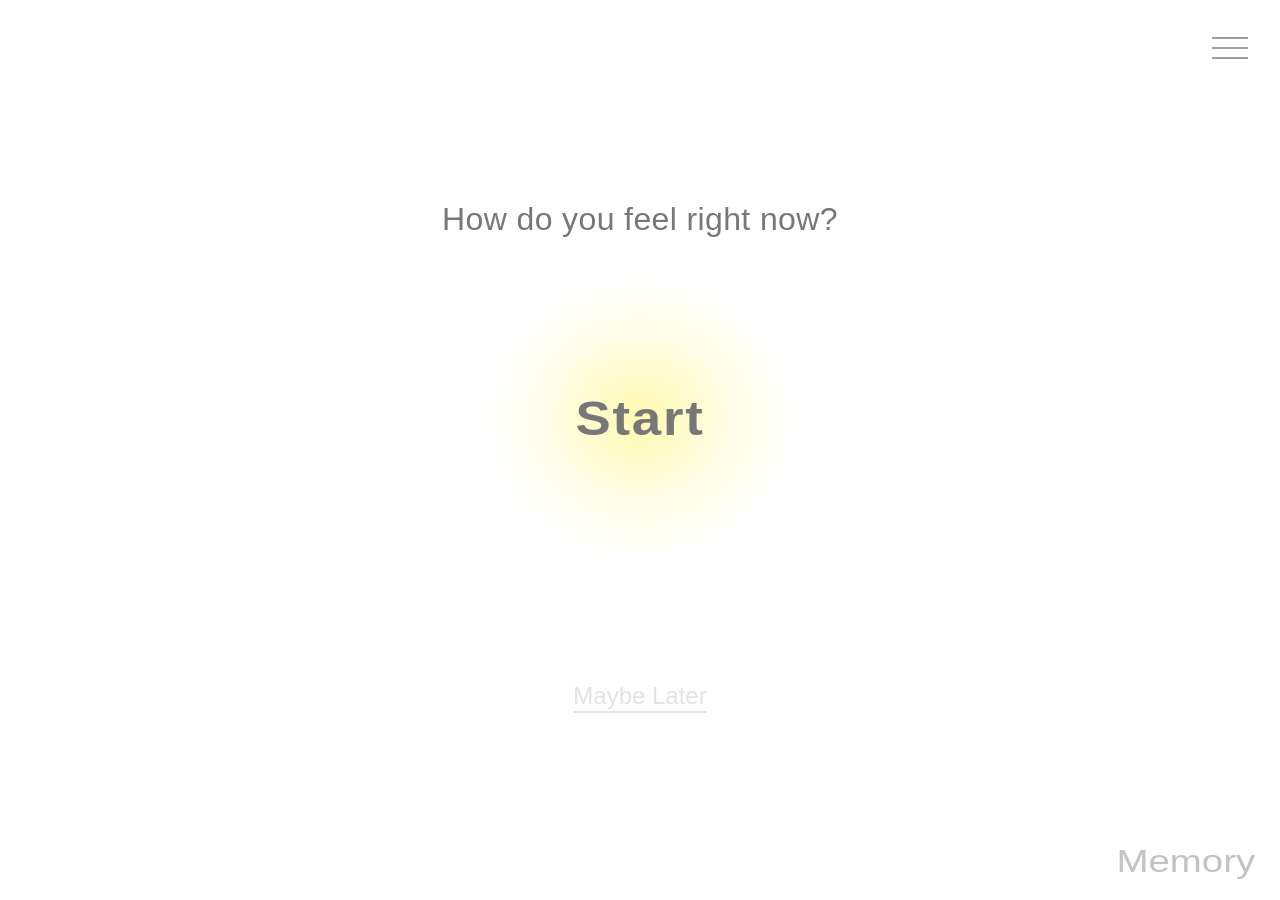
<file: index.html>
<!DOCTYPE html>
<html lang="en">
<head>
    <meta charset="UTF-8">
    <meta name="viewport" content="width=device-width, initial-scale=1.0">
    <title>Document</title>
    <link rel="stylesheet" href="css/style.css">
</head>
<body>
    <div class="page-transition-cover" id="pageTransitionCover"></div>
    
    <main class="page homepage">
        <header class="homepage-header" id="homepageHeader">
            <button class="menu-button" id="menuButton">
                <span></span>
                <span></span>
                <span></span>
            </button>

            <nav class="menu-panel hidden" id="menuPanel">
                <a href="faq.html">Frequently Asked Questions</a>
                <a href="information.html">Information</a>
                <a href="about.html">About</a>
            </nav>
        </header>

        <section class="homepage-main" id="homepageMain">
            <h1 class="home-title">How do you feel right now?</h1>
            <a href="emotion_checkin.html" class="start-button">Start</a>

            <button class="maybe-later-button" id="maybeLaterButton">
                Maybe Later
            </button>
        </section>

        <section class="gentle-message hidden" id="gentleMessage">
            <p>No worries.</p>
            <p>Remember to take care of yourself today.</p>
        
        </section>

        <nav class="checkin-nav maybe-later-nav hidden" id="maybeLaterNav">
            <button class="icon-button back-button" id="maybeLaterBackButton" type="button">
                <img src="images/Arrow 1.png" alt="back arrow">
            </button>
        </nav>

        <nav class="homepage-bottom" id="homepageBottom">
            <a href="memory.html" class="memory-link">Memory</a>
        </nav>
    </main>


    <script src="js/script.js"></script>
</body>
</html>
</file>
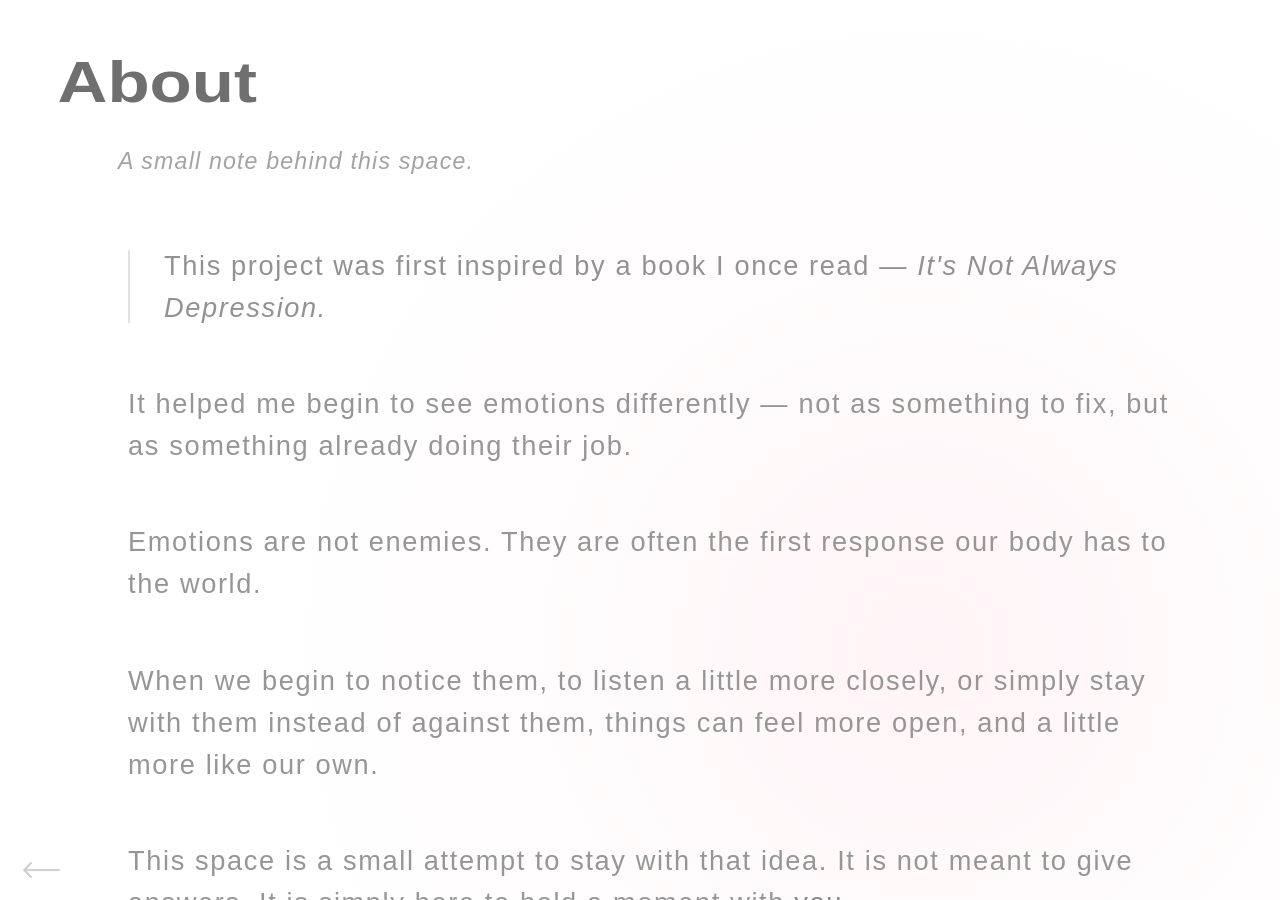
<file: about.html>
<!DOCTYPE html>
<html lang="en">
<head>
  <meta charset="UTF-8">
  <meta name="viewport" content="width=device-width, initial-scale=1.0">
  <title>About</title>
  <link rel="stylesheet" href="css/style.css">
</head>

<body>
  <div class="page-transition-cover" id="pageTransitionCover"></div>

  <main class="page simple-page about-page">
    <section class="simple-content about-content">
      <h1 class="simple-title about-title">About</h1>

      <p class="about-subtitle">
        A small note behind this space.
      </p>

      <div class="about-text">
        <p class="about-quote">
          This project was first inspired by
          a book I once read —
          <em>It's Not Always Depression.</em>
        </p>

        <p>
          It helped me begin to see emotions
          differently —
          not as something to fix,
          but as something already doing their job.
        </p>

        <p>
          Emotions are not enemies.
          They are often the first response
          our body has to the world.
        </p>

        <p>
          When we begin to notice them,
          to listen a little more closely,
          or simply stay with them instead of
          against them, things can feel more open,
          and a little more like our own.
        </p>

        <p>
          This space is a small attempt
          to stay with that idea.
          It is not meant to give answers.
          It is simply here to hold a moment
          with <strong>you.</strong>
        </p>
      </div>
    </section>

    <nav class="checkin-nav simple-nav">
      <a class="icon-button back-button" href="index.html">
        <img src="images/Arrow 1.png" alt="back arrow">
      </a>
    </nav>
  </main>

  <script src="js/script.js"></script>
</body>
</html>
</file>
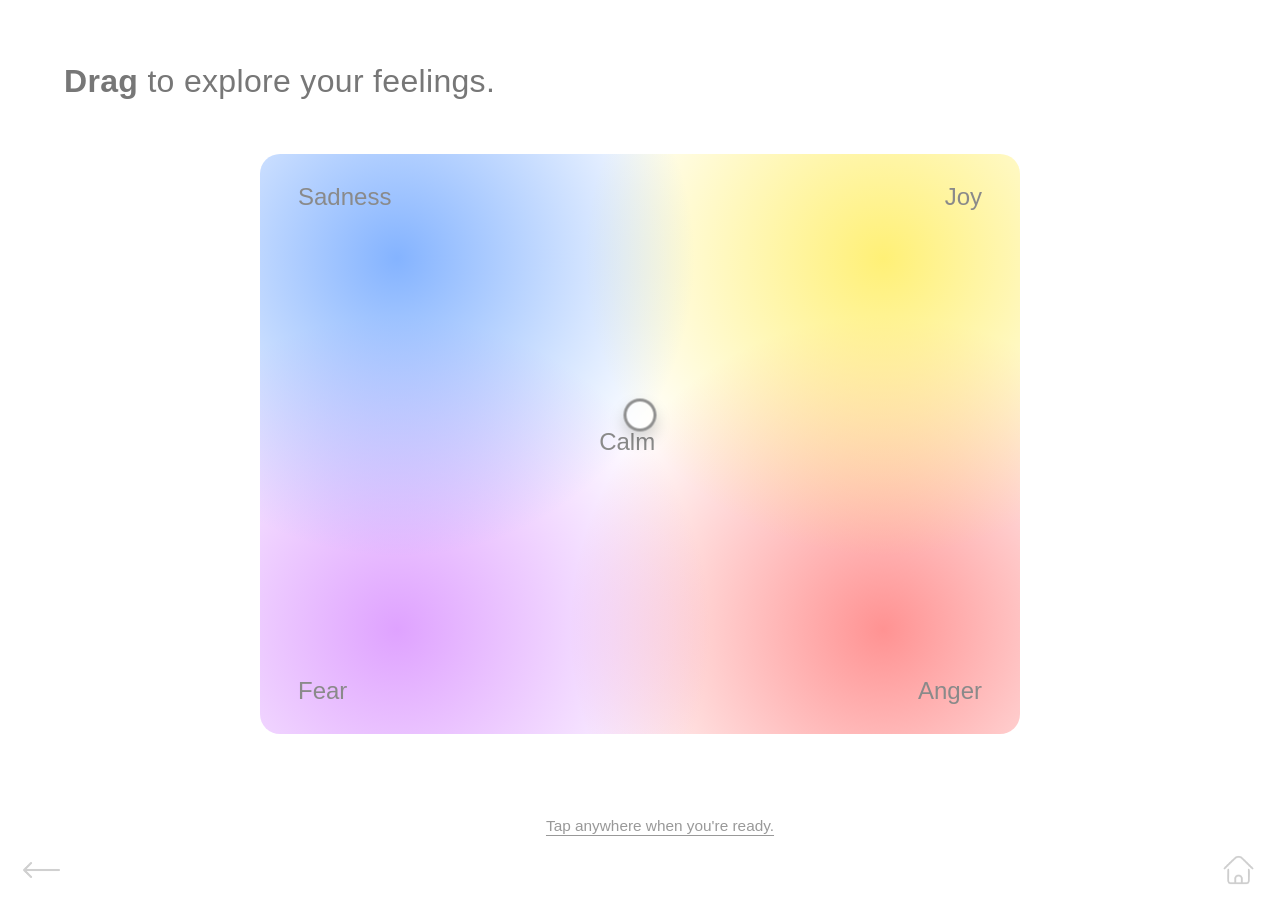
<file: emotion_checkin.html>
<!DOCTYPE html>
<html lang="en">
<head>
    <meta charset="UTF-8">
    <meta name="viewport" content="width=device-width, initial-scale=1.0">
    <title>Document</title>
    <link rel="stylesheet" href="css/style.css">
</head>
<body>
    <div class="page-transition-cover" id="pageTransitionCover"></div>
    
    <main class="page checkin-page">
        <section class="checkin-screen palette-screen" id="paletteScreen">
            <h1 class="screen-title"><strong>Drag</strong> to explore your feelings.</h1>

            <div class="emotion-palette" id="emotionPalette">
                <span class="emotion-label sadness-label">Sadness</span>
                <span class="emotion-label joy-label">Joy</span>
                <span class="emotion-label fear-label">Fear</span>
                <span class="emotion-label anger-label">Anger</span>
                <span class="emotion-label calm-label">Calm</span>
                
                <div class="selector palette-selector" id="paletteSelector"></div>

                <div class="palette-result hidden" id="paletteResult">
                    <h2 class="result-text" id="emotionResultText">
                        There may be a feeling here.
                    </h2>

                    <div class="result-actions">
                        <button class="back-action" id="rejectEmotion">
                            ← Not really.
                        </button>

                        <button class="forward-action" id="confirmEmotion">
                            Let's stay with this feeling →
                        </button>
                    </div>
                </div>
            </div>

            <p class="bottom-hint" id="paletteHint">
                Tap anywhere when you're ready.
            </p>
        </section>

        <section class="checkin-screen body-screen hidden" id="bodyScreen">
            <h1 class="screen-title">
                Where do you feel this in your body?
            </h1>

            <p class="screen-subtitle">
                <strong>Drag</strong> to the place that feels right.
            </p>

            <div class="body-area" id="bodyArea">
                <img class="body-outline" src="images/body_outline (2).png" alt="A simple outline of a human body">

                <img class="body-heart" src="images/heart.png" alt="A heart shape">

                <div class="selector body-marker hidden" id="bodyMarker"></div>
            </div>

            <div class="body-result hidden" id="bodyResult">
                <h2 class="result-text" id="bodyResultText">
                    You may be noticing this feeling in your body.
                </h2>

                <div class="result-actions">
                    <button class="back-action" id="rejectBody">
                        ← Not really.
                    </button>

                    <button class="forward-action" id="confirmBody">
                        Let's stay with this feeling →
                    </button>
                </div>
            </div>

            <p class="bottom-hint" id="bodyHint">
                Tap anywhere when you're ready.
            </p>
            
        </section>

        <section class="checkin-screen guidance-screen hidden" id="guidanceScreen">
            <div class="guidance-background" id="guidanceBackground"></div>
            
            <h1 class="guidance-text" id="guidanceText">
                Let's stay with this feeling for a moment.
            </h1>

            <p class="bottom-hint" id="guidanceHint">
                Tap anywhere when you're ready. →
            </p>


            <div class="completion-options hidden" id="completionOptions">
                <a href="memory.html" class="finish-link" id="finishCheckin">
                    Finish check-in →
                </a>
            </div>
        </section>

        <nav class="checkin-nav">
            <button class="icon-button back-button" id="backButton">
                <img src="images/Arrow 1.png" alt="">
            </button>

            <a class="icon-button home-button" href="index.html">
                <img src="images/homepage.png" alt="">
            </a>
        </nav>

    </main>

    <script src="js/script.js"></script>
</body>
</html>
</file>
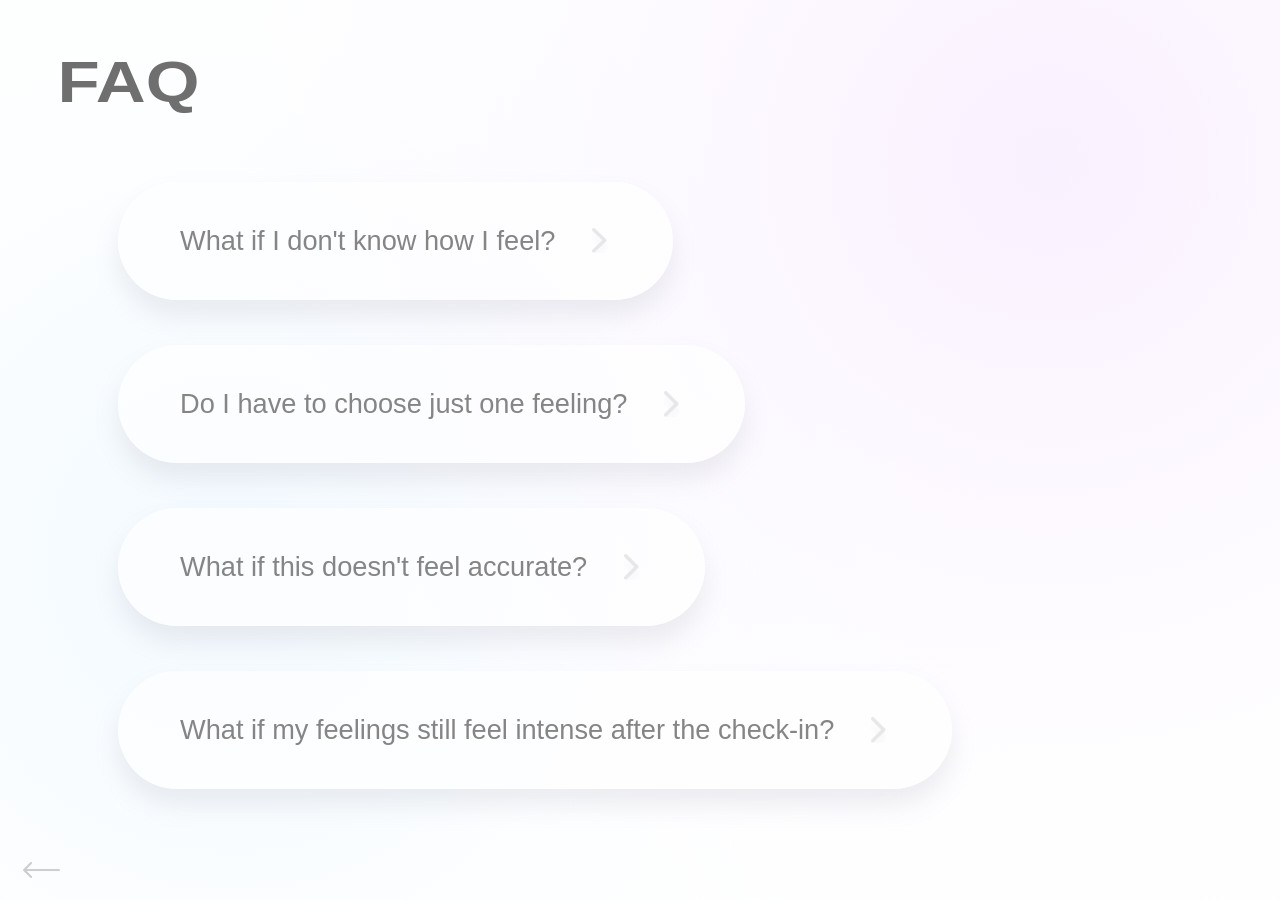
<file: faq.html>
<!DOCTYPE html>
<html lang="en">
<head>
  <meta charset="UTF-8">
  <meta name="viewport" content="width=device-width, initial-scale=1.0">
  <title>FAQ</title>
  <link rel="stylesheet" href="css/style.css">
</head>

<body>
  <div class="page-transition-cover" id="pageTransitionCover"></div>

  <main class="page simple-page faq-page">
    <section class="simple-content faq-content">
      <h1 class="simple-title faq-title">FAQ</h1>

      <section class="faq-list">
        
        <article class="faq-item">
          <button class="faq-question" type="button">
            <span class="faq-question-text">
              What if I don't know how I feel?
            </span>

            <img class="faq-arrow" src="images/Arrow Fold.png" alt="">
          </button>

          <div class="faq-answer">
            <div class="faq-answer-inner">
              <p>
                You don't have to know right away. You can simply start somewhere, or stay for a moment without choosing anything.
              </p>
            </div>
          </div>
        </article>

        <article class="faq-item">
          <button class="faq-question" type="button">
            <span class="faq-question-text">
              Do I have to choose just one feeling?
            </span>

            <img class="faq-arrow" src="images/Arrow Fold.png" alt="">
          </button>

          <div class="faq-answer">
            <div class="faq-answer-inner">
              <p>
                Not at all. Feelings can be mixed, unclear, or shifting. This space allows you to explore in between.
              </p>
            </div>
          </div>
        </article>

        <article class="faq-item">
          <button class="faq-question" type="button">
            <span class="faq-question-text">
              What if this doesn't feel accurate?
            </span>

            <img class="faq-arrow" src="images/Arrow Fold.png" alt="">
          </button>

          <div class="faq-answer">
            <div class="faq-answer-inner">
              <p>
                That's okay. You can go back, adjust, or leave it as it is. Nothing here needs to be perfect.
              </p>
            </div>
          </div>
        </article>

        <article class="faq-item">
          <button class="faq-question" type="button">
            <span class="faq-question-text">
              What if my feelings still feel intense after the check-in?
            </span>

            <img class="faq-arrow" src="images/Arrow Fold.png" alt="">
          </button>

          <div class="faq-answer">
            <div class="faq-answer-inner">
              <p>
                It's okay. This check-in is not meant to take feelings away. It simply gives them a space to be noticed. Sometimes, what we feel just needs more time.
              </p>
            </div>
          </div>
        </article>
      </section>
    </section>

    <nav class="checkin-nav simple-nav">
      <a class="icon-button back-button" href="index.html">
        <img src="images/Arrow 1.png" alt="back arrow">
      </a>
    </nav>
  </main>

  <script src="js/script.js"></script>
</body>
</html>
</file>
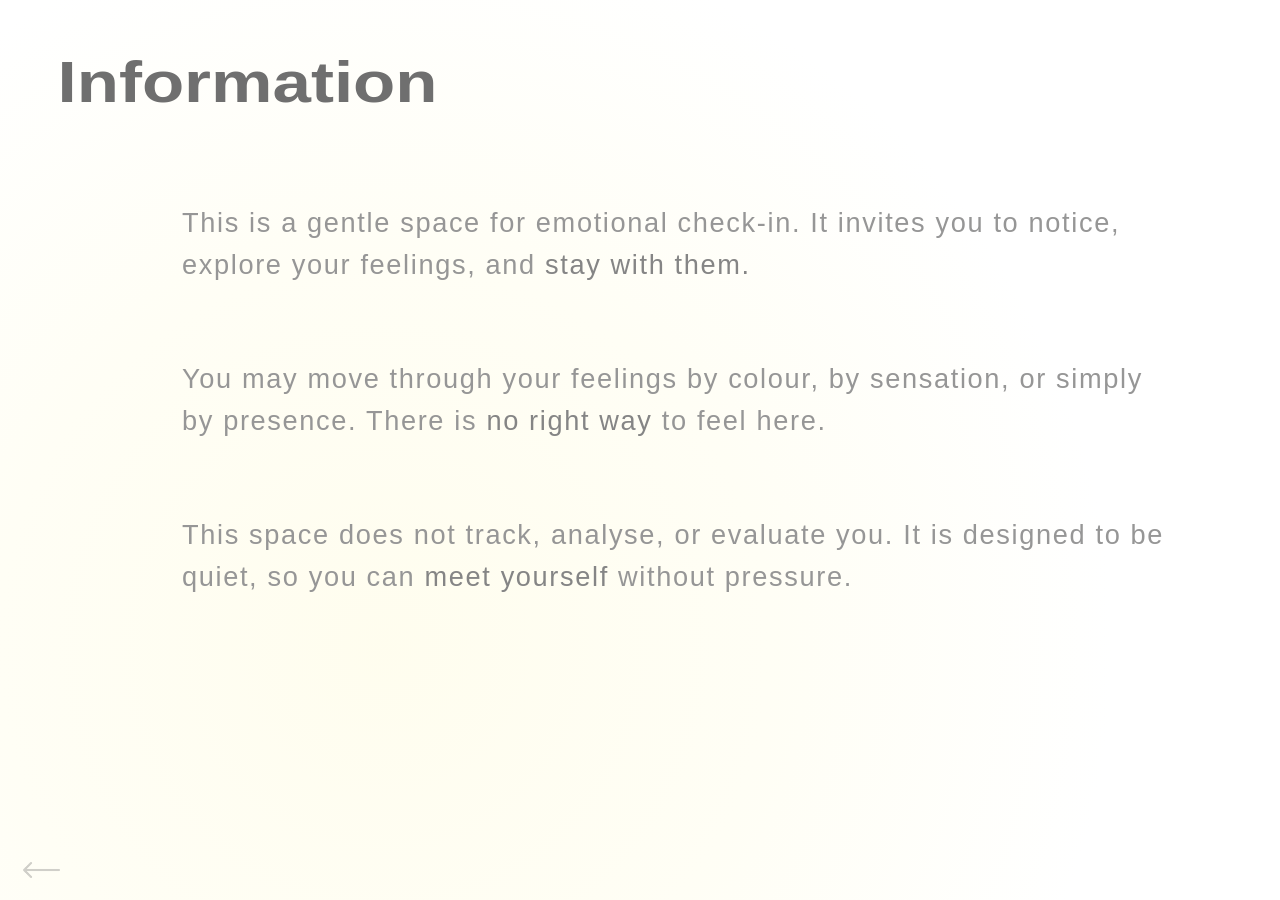
<file: information.html>
<!DOCTYPE html>
<html lang="en">
<head>
    <meta charset="UTF-8">
    <meta name="viewport" content="width=device-width, initial-scale=1.0">
    <title>Information</title>
    <link rel="stylesheet" href="css/style.css">
</head>
<body>
    <div class="page-transition-cover" id="pageTransitionCover"></div>

  <main class="page simple-page information-page">
    <section class="simple-content">
      <h1 class="simple-title">Information</h1>

      <div class="information-text">
        <p>
          This is a gentle space for emotional check-in.
          It invites you to notice, explore
          your feelings, and <strong>stay with
          them.</strong>
        </p>

        <p>
          You may move through your
          feelings by colour, by sensation,
          or simply by presence.
          There is <strong>no right way</strong> to feel
          here.
        </p>

        <p>
          This space does not track,
          analyse, or evaluate you.
          It is designed to be quiet, so you
          can <strong>meet yourself</strong> without
          pressure.
        </p>
      </div>
    </section>

    <nav class="checkin-nav simple-nav">
      <a class="icon-button back-button" href="index.html">
        <img src="images/Arrow 1.png" alt="back arrow">
      </a>
    </nav>
  </main>

  <script src="js/script.js"></script>
</body>
</html>
</file>
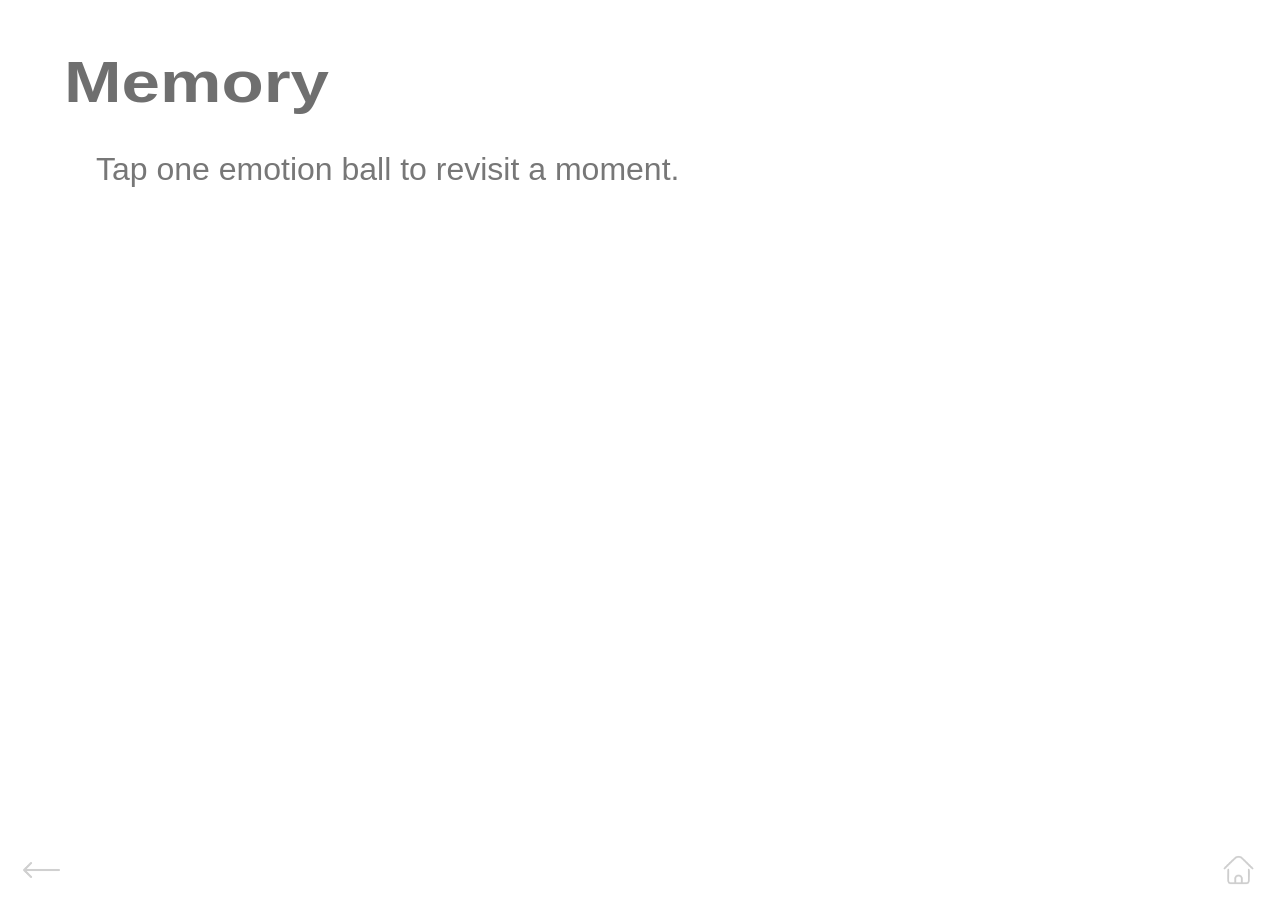
<file: memory.html>
<!DOCTYPE html>
<html lang="en">
<head>
    <meta charset="UTF-8">
    <meta name="viewport" content="width=device-width, initial-scale=1.0">
    <title>Memory</title>
    <link rel="stylesheet" href="css/style.css">
</head>

<body>
    <div class="page-transition-cover" id="pageTransitionCover"></div>

    <main class="page memory-page">
        <section class="memory-content" id="memoryContent">
            <header class="memory-header">
                <h1 class="memory-title">
                    Memory
                </h1>

                <p class="memory-subtitle">
                    Tap one emotion ball to revisit a moment.
                </p>
            </header>

            <section class="memory-grid" id="memoryGrid">
            </section>

            <article class="memory-card hidden" id="memoryCard">
                <p class="memory-card-text" id="memoryCardText">
                    There was a feeling here.
                </p>

                <p class="memory-card-time" id="memoryCardTime">
                    Today, 00:00
                </p>

                <button class="memory-card-delete-button" id="memoryCardDelete" type="button">
                    <img src="images/trashBinIcon.png" alt="trash bin">
                </button>

                <div class="memory-remove-card hidden" id="memoryRemoveCard">
                    <p class="memory-remove-text">
                        Are you sure to remove this moment?
                    </p>

                    <div class="memory-remove-actions">
                        <button class="memory-remove-cancel" id="memoryRemoveCancel" type="button">
                            Not really
                        </button>

                        <button class="memory-remove-confirm" id="memoryRemoveConfirm" type="button">
                            Confirm
                        </button>
                    </div>
                </div>
            </article>
        </section>

        <nav class="checkin-nav">
            <a class="icon-button back-button" href="index.html">
                <img src="images/Arrow 1.png" alt="back arrow">
            </a>

            <a class="icon-button home-button" href="index.html">
                <img src="images/homepage.png" alt="homepage icon">
            </a>
        </nav>
    </main>

    <script src="js/script.js"></script>
</body>
</html>
</file>
<file: css/style.css>
* {
  box-sizing: border-box;
}

body {
  margin: 0;
  min-height: 100vh;
  font-family: -apple-system, BlinkMacSystemFont, "Segoe UI", Arial, sans-serif;
  color: #777;
}

.page {
  position: relative;
  width: 100vw;
  height: 100vh;
  background-color: #ffffff;
  overflow: hidden;
}

html,
body {
  overflow: hidden;
}

/*======================
  Page Transition
  ======================*/
.page-transition-cover {
  position: fixed;
  inset: 0;

  background: #ffffff;
  opacity: 1;

  z-index: 999;
  pointer-events: none;

  transition: opacity 0.36s ease;
}


.page-transition-cover.is-hidden {
  opacity: 0;
}

/*==========
  Homepage
  ==========*/

.homepage-header {
  position:fixed;
  top: 28px;
  right: 28px;
  z-index: 10;
}

.menu-button {
  width: 40px;
  height: 40px;
  padding: 0;
  border: none;
  background: rgb(255, 255, 255);
  cursor: pointer;
  opacity: 0.8;

  transition:
    transform 0.2s ease,
    opacity 0.2s ease;
}

/* the three lines */
.menu-button span {
  display: flex;
  flex-direction: column;
  width: 36px;
  height: 2px;
  margin: 8px 0;
  background-color: #888;

  transition: 
    background-color 0.2s ease,
    transform 0.2s ease;
}

.menu-button:hover {
  transform: scale(1.01);
  opacity: 1;
}

.menu-button:hover span {
  background-color: #7e7e7e;
}

.menu-button:hover span:nth-child(1) {
  transform: translateY(-1px);
}

.menu-button:hover span:nth-child(3) {
  transform: translateY(1px);
}

.menu-panel {
  position: absolute;
  display: flex;
  flex-direction: column;
  top: 0px;
  right: clamp(46px, 8vw, 60px);
  width: clamp(190px, 60vw, 260px);
  pointer-events: none;
}

.menu-panel a {
  margin-bottom: 16px;
  padding: 18px 24px;

  text-align: center;
  text-decoration: none;

  color: #999;
  background: rgba(255, 255, 255, 0.92);
  border-radius: 999px;
  box-shadow: 0 8px 18px rgba(53, 53, 53, 0.12);

  opacity: 0;
  transform: translateY(-12px) scale(0.8);
  transition:
    opacity 0.25s ease,
    transform 0.25s ease;
}

.menu-panel a:nth-child(1):hover {
  transform: scale(1.05);
}

.menu-panel a:nth-child(2):hover {
  transform: scale(1.05);
}

.menu-panel a:nth-child(3):hover {
  transform: scale(1.05);
}

.menu-panel.menu-open {
  pointer-events: auto;
}

.menu-panel.menu-open a {
  opacity: 1;
  transform: translateY(0) scale(1);
}

.menu-panel.menu-open a:nth-child(1) {
  transition-delay: 0.03s;
}

.menu-panel.menu-open a:nth-child(2) {
  transition-delay: 0.09s;
}

.menu-panel.menu-open a:nth-child(3) {
  transition-delay: 0.12s;
}

.homepage-main {
  padding: 200px 20px 100px;
  display: flex;
  flex-direction: column;
  align-items: center;
}

.home-title {
  margin: 0;
  font-size: clamp(2rem, 2.2vw, 3rem);
  font-weight: 400;
  line-height: 1.2;
  text-align: center;
  letter-spacing: 0.1mm;
  color: #777;
}

.start-button {
  margin-top: 40px;
  width: 280px;
  height: 280px;

  display: flex;
  align-items: center;
  justify-content: center;

  border-radius: 50%;
  text-decoration: none;

  color: #777;
  font-size: 3rem;
  font-weight: 650;

  transform: scaleX(1.1);
  letter-spacing: 0.1rem;

  background: radial-gradient(
    circle,
    rgba(255, 246, 120, 0.58) 0%,
    rgba(255, 250, 190, 0.38) 42%,
    rgba(255, 255, 255, 0) 72%
  );

  transition: 
    transform 0.6s ease,
    filter 0.6s ease;
}

.start-button:hover {
  transform: scaleX(1.1) scale(1.2);
  filter: brightness(1.1)
}

.maybe-later-nav {
  justify-content: flex-start;
}

.maybe-later-button {
  bottom: 8vh;
  padding: 10%;
  border: none;
  background: transparent;
  opacity: 0.5;

  color: #c8c8c8;
  font-size: 1.5rem;
  font-weight: 100;
  font-family: inherit;
  text-decoration-thickness: 0.5px;
  text-underline-offset: 7px;
  text-decoration: underline;

  cursor: pointer;

  transition: 
    opacity 0.2s ease,
    transform 0.5s ease;
}

.maybe-later-button:hover {
  opacity: 0.72;
  transform: scale(1.04);
}

.homepage-bottom {
  position: absolute;
  right: 36px;
  bottom: 20px;
  transform: scaleX(1.2);
}

.memory-link {
  display: flex;

  opacity: 0.5;
  color: #888;
  font-size: 2rem;
  font-weight: lighter;
  text-decoration: none;

  transition: 
    opacity 0.2s ease,
    transform 0.5s ease;
}

.memory-link:hover {
  opacity: 0.65;
  transform: scale(1.04);
}

.gentle-message {
  position: absolute;
  top: 30%;
  left: 8%;
  right: 8%;

  padding: 64px 45px;
  border-radius: 60px;

  color: #888;
  font-size: 1.7rem;
  line-height: 1.5;
  background: rgba(255, 255, 255, 0.92);
  box-shadow: 0 18px 80px #f5edce;

  opacity: 0;
  transform: translateY(20px) scale(0.96);
  transition:
    opacity 1s ease,
    transform 1s ease;
}

.gentle-message p {
  margin: 0 0 24px;
  transform: skewX(-9deg);
}

.gentle-message.message-visible {
  opacity: 1;
  transform: translateY(0) scale(1);
}




/*===========================
   Screen transition
  ===========================*/

.screen-entering {
  animation: screen-fade-in 0.36s ease both;
}

.screen-leaving {
  animation: screen-fade-out 0.36s ease both;
  pointer-events: none;
}

@keyframes screen-fade-in {
  from {
    opacity: 0;
  }

  to {
    opacity: 1;
  }
}

@keyframes screen-fade-out {
  from {
    opacity: 1;
  }

  to {
    opacity: 0;
  }
}




/*============================
  Check-in page shared layout
  ============================*/



.checkin-page {
  position: relative;
  width: 100vw;
  height: 100vh;
  background: #ffffff;
  overflow: hidden;  
}

.checkin-screen {
  position: relative;
  width: 100vw;
  height: 100vh;
  padding: clamp(42px, 7vh, 82px) clamp(24px, 5vw, 72px);
}


/*==============================
  Palette & Body Shared Feature
  ==============================*/

.selector {
  position: absolute;

  transform: translate(-50%, -50%);

  width: clamp(30px, 3vw, 33px);
  height: clamp(30px, 3vw, 33px);

  border: 3px solid rgba(120, 120, 120, 0.82);
  border-radius: 50%;
  background: rgba(255, 255, 255, 0.45);
  box-shadow: 0 8px 16px rgba(0, 0, 0, 0.18);
  backdrop-filter: blur(1px);

  z-index: 4;

  cursor: grab;
  touch-action: none;

  transition:
    left 0.15s ease-out,
    top 0.15s ease-out,
    transform 0.2s ease;
}

.selector:hover {
  transform: translate(-50%, -50%) scale(1.06);
}

.selector:active {
  cursor: grabbing;
}

.palette-selector {
  left: 50%;
  top: 45%;
}

.body-marker {
  left: 53%;
  top: 28%;
}


@keyframes soft-card-pop {
  from {
    opacity: 0;
    transform: translateY(14px) scale(0.95);
  }

  to {
    opacity: 1;
    transform: translateY(0) scale(1);
  }
}

@keyframes soft-card-close {
  from {
    opacity: 1;
    transform: translateY(0) scale(1);
  }

  to {
    opacity: 0;
    transform: translateY(14px) scale(0.95);
  }
}


.result-text {
  margin: 0;
  max-width: 100%;

  color: #777;
  font-weight: 450;
  font-size: clamp(1.35rem, 1.8vw, 1.8rem);
}

.result-actions {
  width: 100%;
  margin-top: 0;

  display: flex;
  align-items: flex-end;
  justify-content: space-between;
}

.back-action,
.forward-action {
  padding: clamp(6px, 0.8vw, 10px) clamp(10px, 1.4vw, 16px);

  border: none;
  border-radius: 999px;
  background: transparent;
  
  color: rgba(120, 120, 120, 0.78);
  font-family: inherit;
  font-size: clamp(1rem, 1.3vw, 1.2rem);
  font-weight: 300;
  line-height: 1.25;

  white-space: nowrap;

  cursor: pointer;
  transition:
    background 0.25s ease,
    box-shadow 0.25s ease,
    transform 0.25s ease;
}

.back-action:hover,
.forward-action:hover {
  background: rgba(255, 255, 255, 0.58);
  box-shadow: 0 10px 22px rgba(120, 120, 120, 0.16);
  transform: translateY(-1px);
}


.bottom-hint {
  position: fixed;
  left: 50%;
  transform: translateX(-50%);
  bottom: 5%;

  width: max-content;
  white-space: nowrap;

  margin: 20px;
  color: #999;
  font-size: clamp(0.95rem, 1.2vw, 1.25rem);
  font-weight: 300;

  text-decoration: underline;
  text-decoration-thickness: .8px;
  text-underline-offset: 4px;

  opacity: 1;
  transition:
    opacity 2s ease,
}

.checkin-nav {
  position: fixed;
  left: 25px;
  right: 25px;
  bottom: 1.5%;

  display: flex;
  justify-content: space-between;
  align-items: center;

  z-index: 20;
  pointer-events: none;
}

.icon-button {
  width: clamp(30px, 2.6vw, 42px);
  height: clamp(30px, 2.6vw, 42px);

  display: flex;
  align-items: center;
  justify-content: center;

  border: none;
  background: transparent;
  padding: 0%;
  cursor: pointer;

  pointer-events: auto;
}

.icon-button img {
  width: 110%;
  height: 110%;
  object-fit: contain;
  opacity: 0.28;
  transition: opacity 0.2s ease, transform 0.2s ease;
}

.icon-button:hover img {
  opacity: 0.5;
  transform: scale(1.03);
}

/*=========================
  Palette Screen
=========================*/

.palette-screen {
  display: flex;
  flex-direction: column;
  justify-content: flex-start;
}

.screen-title {
  align-self: flex-start;
  margin: 0;
  color: #777;
  font-size: clamp(2rem, 2.2vw, 3rem);
  font-weight: 500;
  letter-spacing: 0.01em;
}

.emotion-palette {
  position: relative;
  width: min(86vw, 760px);
  height: min(66vh, 580px);
  margin: clamp(44px, 6vh, 82px) auto 0;

  border-radius: 20px;
  overflow: hidden;

  background: 
    radial-gradient(circle at 18% 18%, rgba(85, 150, 255, 0.72), transparent 38%),
    radial-gradient(circle at 82% 18%, rgba(255, 236, 80, 0.78), transparent 38%),
    radial-gradient(circle at 18% 82%, rgba(205, 110, 255, 0.64), transparent 40%),
    radial-gradient(circle at 82% 82%, rgba(255, 95, 95, 0.68), transparent 40%),
    radial-gradient(circle at 50% 50%, rgba(255, 255, 255, 0.96), transparent 30%),
    #ffffff;
}

.emotion-label {
  position: absolute;
  color: #8a8a8a;
  font-size: clamp(1.25rem, 2vw, 1.5rem);
  font-weight: 300;
  pointer-events: none;
}

.sadness-label {
  top: 5%;
  left: 5%;
}

.joy-label {
  top: 5%;
  right: 5%;
}

.fear-label {
  bottom: 5%;
  left: 5%;
}

.anger-label {
  bottom: 5%;
  right: 5%;
}

.calm-label {
  bottom: 48%;
  right: 48%;
}

.palette-result {
  position: absolute;
  top: 8%;
  left: 5%;
  right: 5%;

  height: clamp(180px, 3vh, 300px);
  z-index: 5;

  display: flex;
  flex-direction: column;
  justify-content: space-between;

  padding: 4% 3% 3% 3%;
  border-radius: clamp(28px, 4vw, 46px);

  background-color: rgba(255, 255, 255, 0.42);
  backdrop-filter: blur(10px);
  box-shadow: 0 24px 42px rgba(120, 120, 120, 0.22);

  animation: soft-card-pop 0.35s ease both;
}

.palette-result.card-closing {
  animation: soft-card-close 0.25s ease both;
}

/* ===============================
   Body Awareness screen
   =============================== */

.body-screen {
  display: flex;
  flex-direction: column;
  align-items: center;
}

.screen-subtitle {
  align-self: flex-start;

  margin: clamp(14px, 2vh, 24px) 0 0;
  color: #999;
  font-size: clamp(1rem, 1.8vw, 1.5rem);
  font-weight: 300;
  line-height: 1.35;
}

.body-area {
  position: relative;

  width: min(56vw, 380px);
  aspect-ratio: 2 / 3;
  margin-top: clamp(26px, 4vh, 46px);

  display: flex;
  align-items: center;
  justify-content: center;

  user-select: none;
  touch-action: none;
}

.body-outline {
  position: absolute;
  inset: 0;
  z-index: 3;

  width: 100%;
  height: 100%;
  object-fit: contain;

  pointer-events: none;
}

.body-heart {
  position: absolute;
  left: 56%;
  top: 28%;

  width: 10%;
  height: auto;

  transform: translate(-50%, -50%);
  z-index: 4;

  opacity: 0.75;
  filter: drop-shadow(0 8px 10px rgba(120, 120, 120, 0.16));

  pointer-events: none;
}

.body-result {
  position: absolute;
  top: 8%;

  height: clamp(200px, 3vh, 300px);
  width: clamp(350px, 50vw, 800px);
  z-index: 5;
  
  display: flex;
  flex-direction: column;
  justify-content: space-between;

  padding: 2% 2% 2% 2%;
  border-radius: clamp(28px, 4vw, 46px);

  background-color: rgba(255, 255, 255, 0.42);
  backdrop-filter: blur(12px);
  box-shadow: 0 24px 42px rgba(120, 120, 120, 0.22);

  animation: soft-card-pop 0.35s ease both;
}

.body-result.card-closing {
  animation: soft-card-close 0.25s ease both;
}

@media (max-width: 1000px) {
  .body-area {
    width: min(78vw, 360px);
    height: min(62vh, 560px);
    margin-top: clamp(22px, 3vh, 36px);
  }

  .body-result {
    top: 8%;
    left: 8%;
    right: 8%;
    min-height: 210px;
    padding: 34px 32px;
  }
}

/* ===============================
   Gentle Guidance screen
   =============================== */


@property --guidance-strength {
  syntax: "<number>";
  inherits: true;
  initial-value: 0.32;
}

.guidance-screen {
  position: relative;
  overflow: hidden;

  display: flex;
  align-items: center;
  justify-content: center;

  padding: 0%;
  background: #ffffff;

  --guidance-strength: 0.32;
  transition: --guidance-strength 1.6s ease;
}

.guidance-background {
  position: absolute;
  inset: 0;

  background:
    radial-gradient(
      circle at 38% 38%,
      rgba(var(--guidance-rgb, 85, 150, 255), var(--guidance-strength, 0.32)) 0%,
      rgba(var(--guidance-rgb, 85, 150, 255), calc(var(--guidance-strength, 0.32) * 0.62)) 34%,
      rgba(255, 255, 255, 0) 62%
    ),
    radial-gradient(
      circle at 70% 68%,
      rgba(var(--guidance-rgb, 85, 150, 255), calc(var(--guidance-strength, 0.32) * 0.46)) 0%,
      rgba(255, 255, 255, 0) 58%
    ),
    linear-gradient(
      180deg,
      rgba(255, 255, 255, 0.98) 0%,
      rgba(var(--guidance-rgb, 85, 150, 255), calc(var(--guidance-strength, 0.32) * 0.48)) 52%,
      rgba(255, 255, 255, 0.98) 100%
    );

  opacity: 1;
  z-index: 0;
}

.guidance-text {
  position: absolute;
  z-index: 2;

  color: #777;
  font-size: clamp(2.4rem, 4.8vw, 3.35rem);
  font-weight: 350;
  line-height: 1.5;

  transition: 
    opacity 0.34s ease,
    transform 0.45s ease;
}

.guidance-text.position-left-top {
  top: 5vh;
  left: clamp(30px, 4vw, 40px);;
  text-align: left;
}

.guidance-text.position-right-middle {
  top: 20vh;
  right: clamp(30px, 4vw, 40px);;
  text-align: right;
}

.guidance-text.position-left-middle {
  top: 35vh;
  left: clamp(30px, 4vw, 40px);;
  text-align: left;
}

.guidance-text.position-right-lower {
  top: 50vh;
  right: clamp(30px, 4vw, 40px);;
  text-align: right;
}

.guidance-text strong {
  font-weight: 600;
}

.guidance-text.text-changing {
  opacity: 0;
  transform: translateY(14px);
}

.guidance-screen.is-complete {
  justify-content: flex-start;
  align-items: flex-start;
  padding-bottom: 50%;
  padding-left: 30px;
}

.guidance-screen.is-complete .guidance-background {
  background:
    radial-gradient(
      circle at 42% 48%,
      rgba(255, 226, 120, 0.18) 0%,
      rgba(255, 246, 210, 0.18) 36%,
      rgba(255, 255, 255, 0) 66%
    ),
    #ffffff;

  animation: none;
}

.guidance-screen.is-complete .guidance-text {
  top: 35vh;
  left: clamp(30px, 4vw, 40px);

  font-size: clamp(2.4rem, 4.8vw, 3.35rem);
  line-height: 1.5;
}

.completion-options {
  position:absolute;
  left: 50%;
  bottom: 15vh;
  transform: translateX(-50%);

  z-index: 3;

  display: flex;
  flex-direction: column;
  align-items: center;
  gap: 34px;

  opacity: 0;
  animation: completion-options-enter 0.45s ease forwards;
}

@keyframes completion-options-enter {
  from {
    opacity: 0;
    transform: translateX(-50%) translateY(18px);
  }

  to {
    opacity: 1;
    transform: translateX(-50%) translateY(0);
  }
}

.finish-link {
  border: none;
  background: transparent;

  color: #747474;
  font-family: inherit;
  font-weight: 300;
  text-decoration: none;
  font-size: clamp(1.75rem, 5.4vw, 2.5rem);
  font-weight: 350;

  cursor: pointer;

  transition:
    opacity 0.2s ease,
    transform 0.2s ease;
}

.finish-link:hover {
  opacity: 0.72;
  transform: translateY(-2px);
}


/*=========================
  Memory Page
  =========================*/

.memory-page {
  height: 100vh;
  overflow-y: auto;
  overflow-x: hidden;

  background-color: #ffffff;
}

.memory-content {
  position: relative;

  width: 100%;
  min-height: 100vh;

  padding-top: 0;
  padding-left: clamp(36px, 10vw, 96px);
  padding-right: clamp(36px, 10vw, 96px);
  padding-bottom: 220px;
}

.memory-title {
  margin: 0;
  padding-top: 6vh;
  padding-left: 5vw;

  color: #6f6f6f;
  font-size: clamp(3.2rem, 4.5vw, 5rem);
  font-weight: 600;
  line-height: 1;

  transform: scaleX(1.2);
}

.memory-subtitle {
  margin: clamp(28px, 4vh, 38px) 0 0;

  color: #777;
  font-size: clamp(1.85rem, 2.5vw, 3.25rem);
  font-weight: 300;
  line-height: 1.35;
}

.memory-grid {
  margin-top: 60px;

  display: grid;
  grid-template-columns: repeat(
    auto-fit,
    minmax(clamp(72px, 10vw, 100px), max-content)
  );

  column-gap: clamp(22px, 4vw, 48px);
  row-gap: clamp(34px, 5vh, 54px);

  align-items: start;
}

.memory-item {
  padding: 0;
  border: none;
  background: transparent;

  display: flex;
  flex-direction: column;
  align-items: center;
  gap: 12px;

  font-family: inherit;
  cursor: pointer;
}


.memory-ball {
  width: clamp(72px, 10vw, 100px);
  height: clamp(72px, 10vw, 100px);

  display: block;
  border-radius: 50%;

  box-shadow:
  inset 14px 18px 22px rgba(255, 255, 255, 0.52),
    0 12px 18px rgba(130, 130, 130, 0.18);

  cursor: pointer;

  transition:
    transform 0.26s ease,
    box-shadow 0.3s ease;
}

.memory-ball:hover {
  transform: translateY(-2px);
  transform: scale(1.07);
  box-shadow:
  inset 14px 18px 22px rgba(255, 255, 255, 0.52),
    0 12px 18px rgba(107, 107, 107, 0.18);
}


.memory-ball-sadness {
  background:
    radial-gradient(circle at 28% 24%, rgba(255, 255, 255, 0.78), transparent 24%),
    radial-gradient(circle at 55% 58%, rgba(85, 150, 255, 0.34), rgba(230, 246, 255, 0.7) 68%);
}

.memory-ball-joy {
  background:
    radial-gradient(circle at 28% 24%, rgba(255, 255, 255, 0.78), transparent 24%),
    radial-gradient(circle at 55% 58%, rgba(255, 226, 90, 0.48), rgba(255, 250, 210, 0.75) 68%);
}

.memory-ball-fear {
  background:
    radial-gradient(circle at 28% 24%, rgba(255, 255, 255, 0.78), transparent 24%),
    radial-gradient(circle at 55% 58%, rgba(205, 110, 255, 0.34), rgba(245, 225, 255, 0.75) 68%);
}

.memory-ball-anger {
  background:
    radial-gradient(circle at 28% 24%, rgba(255, 255, 255, 0.78), transparent 24%),
    radial-gradient(circle at 55% 58%, rgba(255, 95, 95, 0.34), rgba(255, 225, 225, 0.75) 68%);
}

.memory-ball-calm {
  background:
    radial-gradient(circle at 28% 24%, rgba(255, 255, 255, 0.78), transparent 24%),
    radial-gradient(circle at 55% 58%, rgba(210, 210, 200, 0.34), rgba(245, 245, 238, 0.75) 68%);
}

.memory-ball-sadness-joy {
  background:
    radial-gradient(circle at 28% 24%, rgba(255, 255, 255, 0.78), transparent 24%),
    radial-gradient(circle at 35% 62%, rgba(85, 150, 255, 0.34), transparent 50%),
    radial-gradient(circle at 72% 42%, rgba(255, 226, 90, 0.48), transparent 52%),
    rgba(255, 255, 255, 0.75);
}

.memory-ball-joy-anger {
  background:
    radial-gradient(circle at 28% 24%, rgba(255, 255, 255, 0.78), transparent 24%),
    radial-gradient(circle at 35% 42%, rgba(255, 226, 90, 0.48), transparent 52%),
    radial-gradient(circle at 72% 64%, rgba(255, 95, 95, 0.36), transparent 54%),
    rgba(255, 255, 255, 0.75);
}

.memory-ball-fear-anger {
  background:
    radial-gradient(circle at 28% 24%, rgba(255, 255, 255, 0.78), transparent 24%),
    radial-gradient(circle at 35% 42%, rgba(205, 110, 255, 0.34), transparent 52%),
    radial-gradient(circle at 72% 64%, rgba(255, 95, 95, 0.34), transparent 54%),
    rgba(255, 255, 255, 0.75);
}

.memory-ball-sadness-fear {
  background:
    radial-gradient(circle at 28% 24%, rgba(255, 255, 255, 0.78), transparent 24%),
    radial-gradient(circle at 35% 42%, rgba(85, 150, 255, 0.32), transparent 52%),
    radial-gradient(circle at 72% 64%, rgba(205, 110, 255, 0.32), transparent 54%),
    rgba(255, 255, 255, 0.75);
}

.memory-card-calm {
  background:
    radial-gradient(circle at 38% 34%, rgba(210, 210, 200, 0.34), rgba(245, 245, 238, 0.88) 58%, #ffffff 100%),
        #ffffff;
}

.memory-card-sadness {
  background:
    radial-gradient(circle at 38% 34%, rgba(85, 150, 255, 0.30), rgba(230, 246, 255, 0.9) 58%, #ffffff 100%),
        #ffffff;
}

.memory-card-joy {
  background:
    radial-gradient(circle at 38% 34%, rgba(255, 226, 90, 0.38), rgba(255, 250, 210, 0.9) 58%, #ffffff 100%),
        #ffffff;
}

.memory-card-fear {
  background:
    radial-gradient(circle at 38% 34%, rgba(205, 110, 255, 0.28), rgba(245, 225, 255, 0.9) 58%, #ffffff 100%),
        #ffffff;
}

.memory-card-anger {
  background:
    radial-gradient(circle at 38% 34%, rgba(255, 95, 95, 0.30), rgba(255, 225, 225, 0.9) 58%, #ffffff 100%),
    #ffffff;
  }

.memory-card-sadness-joy {
  background:
    radial-gradient(circle at 28% 40%, rgba(85, 150, 255, 0.26), transparent 54%),
    radial-gradient(circle at 78% 36%, rgba(255, 226, 90, 0.34), transparent 56%),
    #ffffff;
}

.memory-card-joy-anger {
  background:
    radial-gradient(circle at 28% 38%, rgba(255, 226, 90, 0.34), transparent 54%),
    radial-gradient(circle at 78% 48%, rgba(255, 95, 95, 0.28), transparent 56%),
    #ffffff;
}

.memory-card-fear-anger {
  background:
    radial-gradient(circle at 28% 38%, rgba(205, 110, 255, 0.26), transparent 54%),
    radial-gradient(circle at 78% 48%, rgba(255, 95, 95, 0.26), transparent 56%),
    #ffffff;
}

.memory-card-sadness-fear {
  background:
    radial-gradient(circle at 28% 38%, rgba(85, 150, 255, 0.24), transparent 54%),
    radial-gradient(circle at 78% 48%, rgba(205, 110, 255, 0.24), transparent 56%),
    #ffffff;
}

.memory-date {
  color: #b7b7b7;
  font-size: clamp(1rem, 2.4vw, 1.45rem);
  font-weight: 300;
}

.memory-card {
  position: absolute;
  top: 0;
  left: 0;

  width: min(760px, 86vw);

  padding: clamp(34px, 6vw, 54px);
  border-radius: clamp(34px, 7vw, 62px);

  box-shadow: 0 20px 38px rgba(150, 170, 180, 0.2);

  z-index: 30;

  animation: memory-card-enter 0.36s ease both;
}

.memory-card-delete-button img {
  width: 100%;
  height: 100%;
  object-fit: contain;
  opacity: 0.55;
  pointer-events: none;
}

.memory-card-text {
  margin: 0;

  color: #8a8a8a;
  font-size: clamp(1rem, 2vw, 2.4rem);
  font-weight: 300;
  line-height: 1.45;
  white-space: pre-line;
}

.memory-card-time {
  margin: clamp(28px, 4vh, 42px) 0 0;

  color: #b0b0b0;
  font-size: clamp(1.1rem, 2.4vw, 1.5rem);
  font-weight: 300;
}

.memory-card.card-closing {
  animation: memory-card-close 0.25s ease both;
}

@keyframes memory-card-enter {
  from {
    opacity: 0;
    transform: translateY(18px) scale(0.96);
  }

  to {
    opacity: 1;
    transform: translateY(0) scale(1);
  }
}

@keyframes memory-card-close {
  from {
    opacity: 1;
    transform: translateY(0) scale(1);
  }

  to {
    opacity: 0;
    transform: translateY(12px) scale(0.96);
  }
}

.memory-card-delete-button {
  position: absolute;
  right: clamp(24px, 4vw, 38px);
  bottom: clamp(20px, 3vw, 32px);

  width: 38px;
  height: 38px;

  border: none;
  border-radius: 50%;
  background: rgba(255, 255, 255, 0.62);

  color: #9a9a9a;
  font-family: inherit;
  font-size: 1.25rem;
  line-height: 1;

  cursor: pointer;

  transition:
    transform 0.2s ease,
    opacity 0.2s ease;
}

.memory-card-delete-button:hover {
  transform: scale(1.06);
  opacity: 0.86;
}

.memory-remove-card {
  position: absolute;
  inset: 0;

  padding: clamp(34px, 6vw, 54px);
  border-radius: inherit;

  display: flex;
  flex-direction: column;
  justify-content: space-between;

  background: #ffffff;
  box-shadow: 0 20px 38px rgba(150, 170, 180, 0.18);

  z-index: 40;

  animation: memory-card-enter 0.28s ease both;
}

.memory-remove-card.confirm-closing {
  animation: memory-card-close 0.22s ease both;
}

.memory-remove-text {
  margin: 0;

  color: #858585;
  font-size: clamp(1.2rem, 2.4vw, 2rem);
  font-weight: 300;
  line-height: 1.45;
}

.memory-remove-actions {
  display: flex;
  justify-content: space-between;
  align-items: center;
  gap: 24px;
}

.memory-remove-cancel,
.memory-remove-confirm {
  padding: 0;
  border: none;
  background: transparent;

  color: #999;
  font-family: inherit;
  font-size: clamp(1rem, 2vw, 1.45rem);
  font-weight: 300;
  text-decoration: underline;
  text-underline-offset: 6px;

  cursor: pointer;
}

.memory-remove-confirm {
  color: #888;
}

/*===============
  Information
  ===============*/

.simple-page {
  height: 100vh;
  overflow-y: auto;
  overflow-x: hidden;

  background:#ffffff;
}

.simple-content {
  width: 100%;
  min-height: 100vh;

  padding-left: clamp(44px, 12vw, 118px);
  padding-right: clamp(32px, 12vw, 96px);
  padding-bottom: 140px;

}

.simple-title {
  margin: 0;
  padding-top: 6vh;
  padding-left: 3vw;

  color: #6f6f6f;
  font-size: clamp(3.2rem, 4.5vw, 5rem);
  font-weight: 600;
  line-height: 1;

  transform: scaleX(1.2);
}

.information-page {
  background:
    radial-gradient(
      circle at 30% 72%,
      rgba(255, 251, 219, 0.462) 0%,
      rgba(255, 252, 226, 0.336) 36%,
      rgba(255, 250, 186, 0) 66%
    ),
    #ffffff;
}

.information-text {
  margin-top: clamp(90px, 6vh, 138px);
  margin-left: clamp(22px, 5vw, 64px);


  color: #969696;
  font-size: clamp(1.3rem, 3vw, 1.7rem);
  font-weight: 350;
  line-height: 1.55;
  letter-spacing: 0.06em;
}

.information-text p {
  margin: 0 0 clamp(58px, 8vh, 88px);
}

.information-text strong {
  color: #858585;
  font-weight: 500;
}

.simple-nav {
  justify-content: flex-start;
}

/*===========
  About page
  =============*/

.about-page {
  background:
    radial-gradient(
      circle at 72% 72%,
      rgba(255, 215, 225, 0.28) 0%,
      rgba(255, 245, 248, 0.18) 36%,
      rgba(255, 255, 255, 0) 66%
    ),
    #ffffff;
}

.about-subtitle {
  margin: clamp(28px, 4vh, 42px) 0 0;

  color: #a3a3a3;
  font-size: clamp(1.05rem, 2vw, 1.45rem);
  font-weight: 300;
  font-style: italic;
  letter-spacing: 0.05em;
}

.about-text {
  margin-top: clamp(70px, 6vh, 138px);
  margin-left: 10px;

  color: #969696;
  font-size: clamp(1.3rem, 3vw, 1.7rem);
  font-weight: 350;
  line-height: 1.55;
  letter-spacing: 0.06em;
}

.about-text p {
  margin: 0 0 clamp(50px, 6vh, 88px);
}

.about-text strong {
  color: #858585;
  font-weight: 500;
}

.about-text em {
  font-style: italic;
}

.about-quote {
  position: relative;
  padding-left: clamp(24px, 4vw, 36px);

  color: #929292;
}

.about-quote::before {
  content: "";
  position: absolute;
  left: 0;
  top: 0.2em;

  width: 2px;
  height: calc(100% - 0.4em);

  background: rgba(150, 150, 150, 0.28);
}

/*======================
        FAQ page
  ======================*/

.faq-page {
  background:
    radial-gradient(
      circle at 82% 18%,
      rgba(230, 190, 255, 0.22) 0%,
      rgba(245, 232, 255, 0.18) 34%,
      rgba(255, 255, 255, 0) 64%
    ),
    radial-gradient(
      circle at 18% 62%,
      rgba(185, 225, 255, 0.18) 0%,
      rgba(240, 248, 255, 0.12) 38%,
      rgba(255, 255, 255, 0) 68%
    ),
    #ffffff;
}

.faq-list {
  margin-top: clamp(70px, 6vh, 138px);

  display: flex;
  flex-direction: column;
  gap: 5vh;
  max-width: 980px;
}

.faq-question {
  min-height: clamp(92px, 12vh, 126px);

  padding: clamp(24px, 4vw, 38px) clamp(34px, 5vw, 62px);

  border: none;
  border-radius: 100px;
  background: rgba(255, 255, 255, 0.66);

  box-shadow: 
    0 16px 24px rgba(150, 150, 160, 0.16);

  display: flex;
  align-items: center;
  justify-content: space-between;

  color: #858585;
  font-family: inherit;
  font-size: clamp(1.3rem, 3vw, 1.7rem);
  font-weight: 350;
  line-height: 1.55;
  text-align: left;

  cursor: pointer;

  transition:
    transform 0.26s ease,
    box-shadow 0.26s ease,
    background 0.26s ease;
}

.faq-question:hover {
  transform: translateY(-2px);
  background: rgba(255, 255, 255, 0.82);
  box-shadow:
    inset 0 1px 0 rgba(255, 255, 255, 0.92),
    0 20px 30px rgba(150, 150, 160, 0.2);
}

.faq-question-text {
  flex: 1;
}

.faq-arrow {
  margin-left: 30px;

  width: clamp(22px, 2vw, 28px);
  height: clamp(22px, 2vw, 28px);

  opacity: 0.4;

  transition:
    transform 0.28s ease,
    opacity 0.2s ease;
}


.faq-item.is-open .faq-arrow {
  transform: rotate(90deg);
  opacity: 0.6;
}

.faq-answer {
  display: grid; /*open up the answer*/
  grid-template-rows: 0fr;

  margin-top: 0;
  opacity: 0;

  transition:
    grid-template-rows 0.3s ease,
    margin-top 0.3s ease,
    opacity 0.3s ease;
}

.faq-item.is-open .faq-answer {
  grid-template-rows: 1fr;
  margin-top: clamp(18px, 3vh, 28px);
  opacity: 1;
}

.faq-answer-inner {
  overflow: hidden;

  padding: 0 clamp(34px, 5vw, 62px);
  border-radius: clamp(34px, 6vw, 62px);
  background: rgba(255, 255, 255, 0.52);

  color: #9a9a9a;
  font-size: clamp(1.05rem, 2.3vw, 1.65rem);
  font-weight: 300;
  line-height: 1.55;
  letter-spacing: 0.04em;

  transform: translateY(-8px) scale(0.98);
  opacity: 0;

  transition:
    padding 0.25s ease,
    transform 0.26s ease,
    opacity 0.26s ease;
}

.faq-item.is-open .faq-answer .faq-answer-inner {
  padding: clamp(28px, 4vw, 42px) clamp(34px, 5vw, 62px);
  transform: translateY(0) scale(1);
  opacity: 1;
}

.faq-answer p {
  margin: 0;
}

.hidden {
  display: none;
}
</file>
